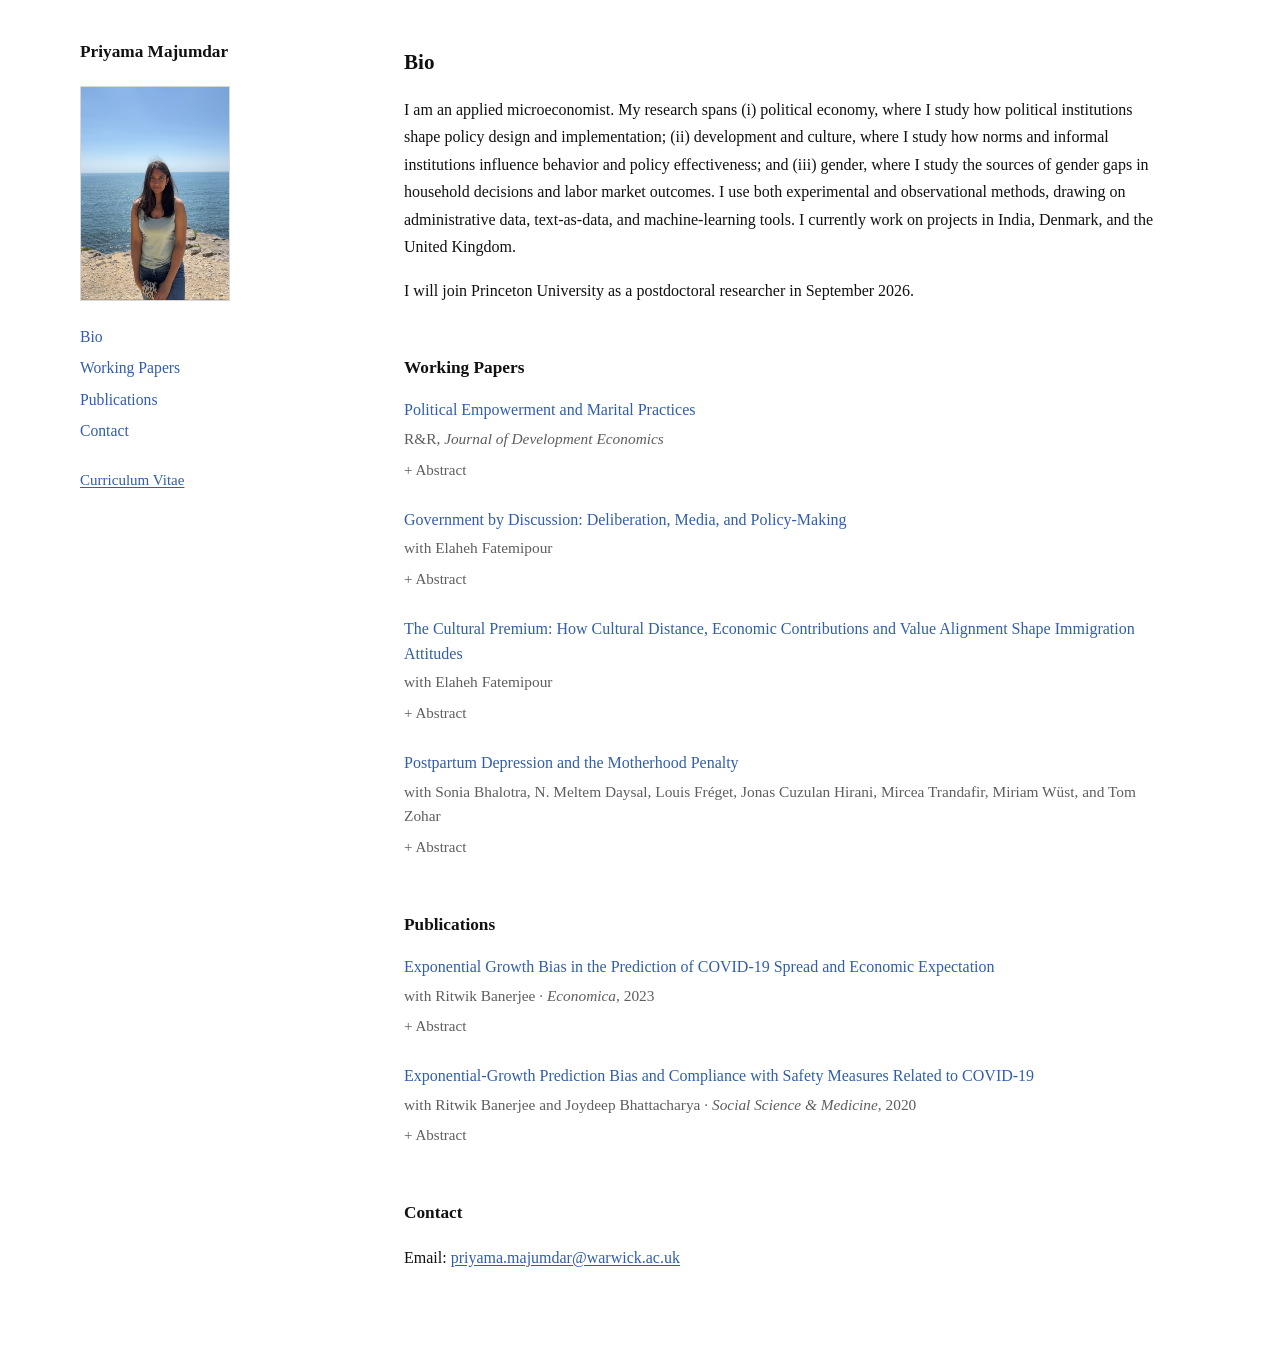
<file: index.html>
<!DOCTYPE html>
<html lang="en">
<head>
  <meta charset="UTF-8" />
  <meta name="viewport" content="width=device-width, initial-scale=1.0" />
  <title>Priyama Majumdar</title>
  <link rel="stylesheet" href="style.css" />
</head>
<body>
  <div class="page-shell">
    <aside class="sidebar">
      <div class="sidebar-inner">
        <div class="site-name">Priyama Majumdar</div>

        <img src="profile.JPG" alt="Priyama Majumdar" class="profile-photo" />

        <nav class="sidebar-nav" aria-label="Section navigation">
          <a href="#bio">Bio</a>
          <a href="#working-papers">Working Papers</a>
          <a href="#publications">Publications</a>
          <a href="#contact">Contact</a>
        </nav>

        <div class="sidebar-contact">
          <p>
            <a
              href="https://www.dropbox.com/scl/fi/6mhndwe2h00qac5xtjrt0/Priyama_CV_Latest.pdf?dl=0&rlkey=czpcbrg3jbp7umn40eln0xanf"
              target="_blank"
              rel="noopener noreferrer"
            >
              Curriculum Vitae
            </a>
          </p>
        </div>
      </div>
    </aside>

    <main class="content">
      <section id="bio" class="content-section">
        <h1>Bio</h1>

          <p> I am an applied microeconomist. My research spans (i) political economy, where I study how political institutions shape policy design and implementation; 
            (ii) development and culture, where I study how norms and informal institutions influence behavior and policy effectiveness; and 
            (iii) gender, where I study the sources of gender gaps in household decisions and labor market outcomes. 
            I use both experimental and observational methods, drawing on administrative data, text-as-data, and machine-learning tools. 
            I currently work on projects in India, Denmark, and the United Kingdom. </p>
        
        <p>
          I will join Princeton University as a postdoctoral researcher in September 2026.
        </p>


      </section>



      <section id="working-papers" class="content-section">
        <h2>Working Papers</h2>

        <div class="research-entry">
  <p class="research-title">
    <a
      href="https://www.dropbox.com/scl/fi/0xxxodyl0gohrllitan6h/Dowry_and_Political_Leadership.pdf?dl=0&rlkey=zk5eb30em3h0xbe2v3j8n5hxd"
      target="_blank"
      rel="noopener noreferrer"
    >
      Political Empowerment and Marital Practices
    </a>
  </p>

  <p class="research-meta">R&amp;R, <em>Journal of Development Economics</em></p>

  <details class="research-abstract">
    <summary>Abstract</summary>
    <p>
        This paper examines whether expanding women’s political representation affects marital practices
              in rural India. Exploiting the reservation of village council leadership positions for women under
              India’s 1992 constitutional amendment, I show that exposure to female leaders delays marriage by
              improving women’s economic opportunities, but also increases dowry payments. The increase in dowry
              is concentrated in more patriarchal settings, where the social costs of delayed marriage are higher.
              The results suggest that political empowerment can shift marital behavior, but that its effects are
              constrained—and partly offset—by entrenched social norms. </p>
  </details>
</div>

<div class="research-entry">
  <p class="research-title">
    <a
      href="https://www.dropbox.com/scl/fi/803fumqpmqj4j134j91n3/Government-by-Discussion.pdf?dl=0&rlkey=k6c8n99eipu1pgesh965uweqg"
      target="_blank"
      rel="noopener noreferrer"
    >
      Government by Discussion: Deliberation, Media, and Policy-Making
    </a>
  </p>

  <p class="research-meta">with Elaheh Fatemipour</p>

  <details class="research-abstract">
    <summary>Abstract</summary>
    <p>
      This paper studies whether parliamentary deliberation affects policy-making, and whether its effects
              depend on public exposure. Using quasi-random variation from the computerized ballot that determines
              which policies are discussed during Question Hour in the Indian Parliament, we show that debated
              issues are more likely to appear in subsequent bills and that related bills progress faster through
              the legislative process. These effects are substantially stronger when debate receives media coverage.
              Reductions in news attention cut the policy impact of debate by roughly half, implying that public
              exposure is an important mechanism through which deliberation shapes policy.
    </p>
  </details>
</div>

<div class="research-entry">
  <p class="research-title">
    <a
      href="https://www.dropbox.com/scl/fi/31obgis84ilp7j42esmf0/Immigration_Elaheh_Priyama.pdf?dl=0&rlkey=674ygildlw9225mjwsfcqj84v"
      target="_blank"
      rel="noopener noreferrer"
    >
      The Cultural Premium: How Cultural Distance, Economic Contributions and Value Alignment Shape Immigration Attitudes
    </a>
  </p>

  <p class="research-meta">with Elaheh Fatemipour</p>

  <details class="research-abstract">
    <summary>Abstract</summary>
    <p>
      This paper quantifies a cultural premium in immigration attitudes: the additional income a culturally
              distant immigrant must earn to be equally preferred to a culturally close immigrant for
              remaining in the host country. Using a representative survey experiment in the United Kingdom, we
              estimate that this premium exceeds £20,000 when the immigrant’s personal values are unobserved, but
              falls by 73% when respondents learn that his values align with UK norms. Information on value alignment
              also reduces concerns about cultural erosion by 35%. The findings indicate that opposition to culturally
              distant immigrants reflects, to a large extent, beliefs about their underlying values rather than origin
              per se.   </p>
  </details>
</div>

<div class="research-entry">
  <p class="research-title">
    <a
      href="https://www.dropbox.com/scl/fi/798tjt3nt977yh8pphc39/CP_and_mental_health.pdf?dl=0&rlkey=nqs4angdssjtipb246vvfz5w7"
      target="_blank"
      rel="noopener noreferrer"
    >
      Postpartum Depression and the Motherhood Penalty
    </a>
  </p>

  <p class="research-meta">
    with Sonia Bhalotra, N. Meltem Daysal, Louis Fréget, Jonas Cuzulan Hirani,
    Mircea Trandafir, Miriam Wüst, and Tom Zohar
  </p>

  <details class="research-abstract">
    <summary>Abstract</summary>
    <p>
      This paper studies how postpartum depression affects mothers’ labor-market trajectories after childbirth.
              Using Danish administrative records linked to validated postpartum depression screenings, we show that
              depressed and non-depressed mothers follow similar pre-birth employment trends but diverge sharply after
              birth, generating persistent employment gaps. These effects are larger for less educated mothers and for
              women in less family-friendly jobs. The results identify postpartum depression as an important and unequal
              contributor to the motherhood penalty.
    </p>
  </details>
</div>
        
      </section>

      <section id="publications" class="content-section">
        <h2>Publications</h2>

<div class="research-entry">
  <p class="research-title">
    <a
      href="https://www.dropbox.com/scl/fi/pace9iim0ct2tg0k1l247/Economica-2023-Banerjee-Exponential-growth-bias-in-the-prediction-of-COVID-19-spread-and-economic-expectation.pdf?dl=0&rlkey=1a7n58qrs4cdfzuj8knm0glz3"
      target="_blank"
      rel="noopener noreferrer"
    >
      Exponential Growth Bias in the Prediction of COVID-19 Spread and Economic Expectation
    </a>
  </p>

  <p class="research-meta">with Ritwik Banerjee · <em>Economica</em>, 2023</p>

  <details class="research-abstract">
    <summary>Abstract</summary>
    <p>
      This paper studies exponential growth bias in beliefs about COVID-19 transmission and examines how
              reducing this bias affects economic expectations and risky investment. Using four experimental
              interventions, we show that simple feedback and forecast information substantially reduce
              misperceptions about epidemic growth. Correcting the bias also dampens expectations of macroeconomic
              deterioration and reduces risky investment. The results highlight how errors in processing non-linear
              growth can shape economic beliefs and choice under uncertainty.
    </p>
  </details>
</div>
        

<div class="research-entry">
  <p class="research-title">
    <a
      href="https://www.dropbox.com/scl/fi/hgo881aeyaxkjjzi20pfu/1-s2.0-S0277953620306924-main.pdf?dl=0&rlkey=awq8muq99tggj0ts6pa593x0x"
      target="_blank"
      rel="noopener noreferrer"
    >
      Exponential-Growth Prediction Bias and Compliance with Safety Measures Related to COVID-19
    </a>
  </p>

  <p class="research-meta">
    with Ritwik Banerjee and Joydeep Bhattacharya ·
    <em>Social Science &amp; Medicine</em>, 2020
  </p>

  <details class="research-abstract">
    <summary>Abstract</summary>
    <p>
      This paper studies exponential-growth prediction bias in beliefs about COVID-19 transmission and its
              implications for compliance with protective behavior. Using an incentivized online experiment spanning
              countries at different stages of the pandemic, we show that respondents systematically underestimate
              infection growth, and that larger bias is associated with lower compliance with safety measures. A
              simple information intervention that presents prior case counts in raw numbers rather than graphs
              significantly reduces the bias. The findings suggest that how epidemic information is presented can
              improve risk perception and public-health behavior.
    </p>
  </details>
</div>
        
      </section>


            <section id="contact" class="content-section">
        <h2>Contact</h2>

        <p>
          Email:
          <a href="mailto:priyama.majumdar@warwick.ac.uk">
            priyama.majumdar@warwick.ac.uk
          </a>
        </p>
      </section>
      
    </main>
  </div>
</body>
</html>
</file>
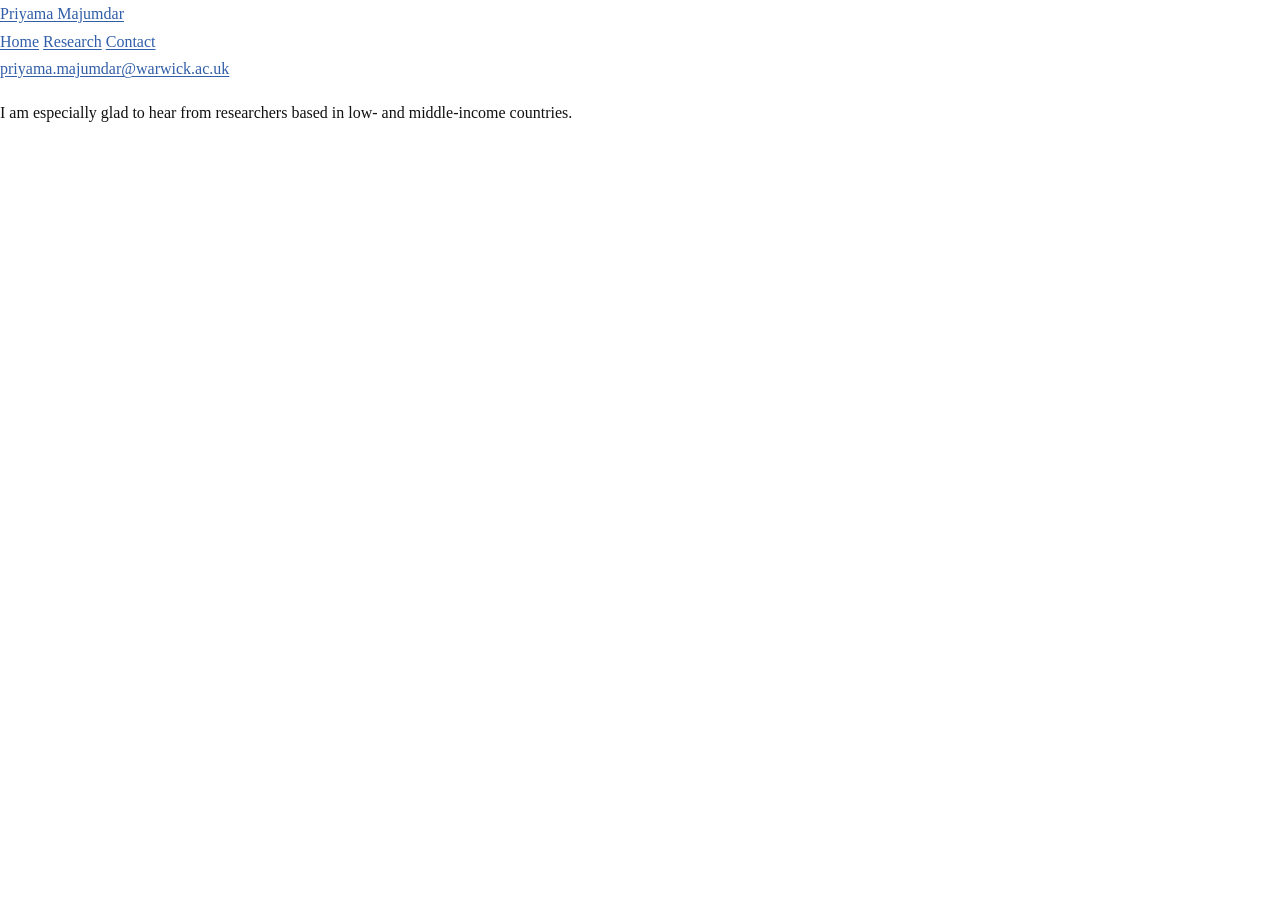
<file: contact.html>
<!DOCTYPE html>
<html lang="en">
<head>
  <meta charset="UTF-8" />
  <meta name="viewport" content="width=device-width, initial-scale=1.0" />
  <title>Contact | Priyama Majumdar</title>
  <link rel="stylesheet" href="style.css" />
</head>
<body>
  <header class="site-header">
    <div class="wrap header-inner">
      <a class="brand" href="index.html">Priyama Majumdar</a>
      <nav class="site-nav">
        <a href="index.html">Home</a>
        <a href="research.html">Research</a>
        <a class="active" href="contact.html">Contact</a>
      </nav>
    </div>
  </header>

  <main class="wrap narrow simple-page">
    <section class="contact-card">
      <p class="contact-email">
        <a href="mailto:priyama.majumdar@warwick.ac.uk">priyama.majumdar@warwick.ac.uk</a>
      </p>

      <p class="contact-note">
        I am especially glad to hear from researchers based in low- and middle-income countries.
      </p>
    </section>
  </main>
</body>
</html>
</file>
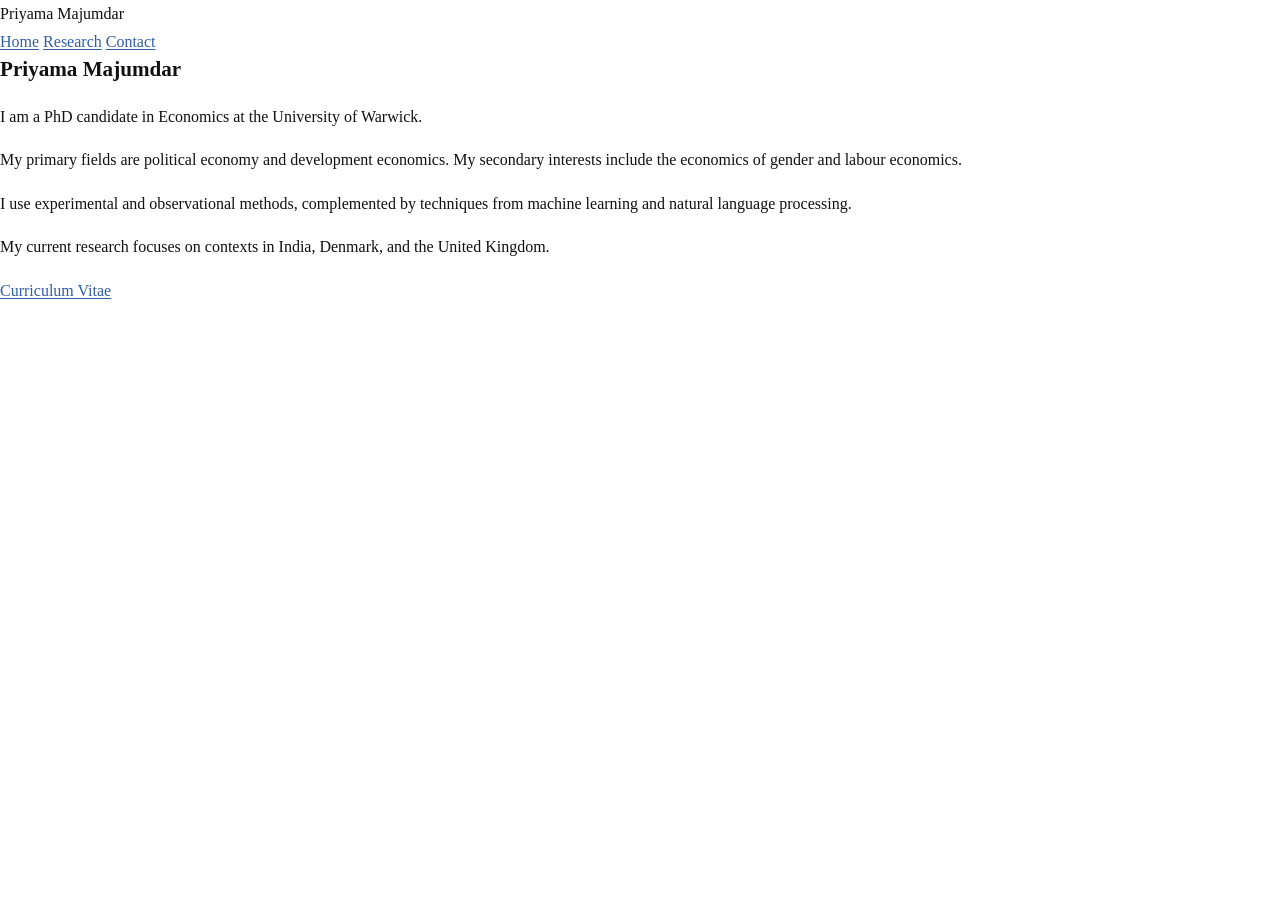
<file: home.html>
<!DOCTYPE html>
<html lang="en">
<head>
  <meta charset="UTF-8" />
  <meta name="viewport" content="width=device-width, initial-scale=1.0" />
  <title>Priyama Majumdar</title>
  <link rel="stylesheet" href="style.css" />
</head>
<body>
  <header class="site-header">
    <div class="container nav-wrap">
      <div class="site-title">Priyama Majumdar</div>
      <nav>
        <a href="index.html" class="active">Home</a>
        <a href="research.html">Research</a>
        <a href="contact.html">Contact</a>
      </nav>
    </div>
  </header>

  <main class="container hero">
    <div class="hero-text">
      <h1>Priyama Majumdar</h1>

      <p>I am a PhD candidate in Economics at the University of Warwick.</p>

      <p>
        My primary fields are political economy and development economics.
        My secondary interests include the economics of gender and labour economics.
      </p>

      <p>
        I use experimental and observational methods, complemented by techniques
        from machine learning and natural language processing.
      </p>

      <p>
        My current research focuses on contexts in India, Denmark, and the United Kingdom.
      </p>

      <p class="button-row">
        <a class="button" href="https://www.dropbox.com/scl/fi/ujc1c8idtsf51lylyj329/Priyama-CV.pdf?rlkey=0remazrw3pn6lo3phczwjjwaw&dl=0">Curriculum Vitae</a>
      </p>
    </div>
  </main>
</body>
</html>
</file>
<file: style.css>
:root {
  --bg: #ffffff;
  --text: #111111;
  --muted: #5e5e5e;
  --line: #d7d7d7;
  --link: #315ea8;
  --sidebar-width: 260px;
  --photo-width: 150px;
  --content-width: 760px;
}

*,
*::before,
*::after {
  box-sizing: border-box;
}

html {
  scroll-behavior: smooth;
  font-size: 16px;
}

body {
  margin: 0;
  background: var(--bg);
  color: var(--text);
  font-family: Georgia, "Times New Roman", Times, serif;
  line-height: 1.72;
  -webkit-font-smoothing: antialiased;
}

img {
  display: block;
  max-width: 100%;
}

/* Global links */
a,
a:visited {
  color: var(--link);
  text-decoration: underline;
  text-underline-offset: 2px;
}

a:hover,
a:focus {
  color: var(--link);
}

/* Layout */
.page-shell {
  width: min(1120px, calc(100% - 64px));
  margin: 0 auto;
  display: grid;
  grid-template-columns: var(--sidebar-width) minmax(0, 1fr);
  gap: 64px;
  padding: 40px 0 64px;
}

.sidebar {
  position: relative;
}

.sidebar-inner {
  position: sticky;
  top: 36px;
}

.site-name {
  margin: 0 0 22px;
  font-size: 1.08rem;
  font-weight: 600;
  line-height: 1.4;
  color: var(--text);
}

.profile-photo {
  width: var(--photo-width);
  margin-bottom: 24px;
  border: 1px solid var(--line);
}

.content {
  max-width: var(--content-width);
}

/* Sidebar navigation */
.sidebar-nav {
  display: flex;
  flex-direction: column;
  gap: 8px;
  margin-bottom: 26px;
}

.sidebar-nav a,
.sidebar-nav a:visited {
  color: var(--link);
  text-decoration: none;
  font-size: 0.98rem;
  line-height: 1.5;
}

.sidebar-nav a:hover,
.sidebar-nav a:focus {
  color: var(--link);
  text-decoration: underline;
  text-underline-offset: 2px;
}

.sidebar-contact p {
  margin: 0 0 8px;
  font-size: 0.94rem;
  line-height: 1.5;
}

/* Sections */
.content-section {
  padding-top: 8px;
  scroll-margin-top: 24px;
}

.content-section + .content-section {
  margin-top: 44px;
}

h1,
h2 {
  margin: 0 0 18px;
  font-weight: 600;
  line-height: 1.4;
  color: var(--text);
}

h1 {
  font-size: 1.32rem;
}

h2 {
  font-size: 1.08rem;
}

p {
  margin: 0 0 16px;
  font-size: 1rem;
}

/* Research entries */
.research-entry {
  margin: 0 0 24px;
}

.research-title {
  margin: 0 0 4px;
  font-size: 1rem;
  line-height: 1.55;
}

.research-title a,
.research-title a:visited {
  color: var(--link);
  text-decoration: none;
}

.research-title a:hover,
.research-title a:focus {
  color: var(--link);
  text-decoration: underline;
  text-underline-offset: 2px;
}

.research-meta {
  margin: 0;
  color: var(--muted);
  font-size: 0.96rem;
  line-height: 1.6;
}

/* Abstract toggle */
.research-abstract {
  margin-top: 6px;
}

.research-abstract summary {
  cursor: pointer;
  list-style: none;
  color: var(--muted);
  font-size: 0.94rem;
}

.research-abstract summary::-webkit-details-marker {
  display: none;
}

.research-abstract summary::before {
  content: "+ ";
}

.research-abstract[open] summary::before {
  content: "− ";
}

.research-abstract p {
  margin: 8px 0 0;
  max-width: 680px;
  color: var(--muted);
  font-size: 0.94rem;
  line-height: 1.65;
}

/* Responsive */
@media (max-width: 900px) {
  :root {
    --photo-width: 135px;
  }

  .page-shell {
    width: min(1120px, calc(100% - 40px));
    grid-template-columns: 220px minmax(0, 1fr);
    gap: 40px;
  }
}

@media (max-width: 720px) {
  .page-shell {
    width: min(1120px, calc(100% - 28px));
    grid-template-columns: 1fr;
    gap: 28px;
    padding: 28px 0 44px;
  }

  .sidebar-inner {
    position: static;
  }

  .profile-photo {
    margin-bottom: 18px;
  }

  .sidebar-nav {
    flex-direction: row;
    flex-wrap: wrap;
    gap: 14px;
    margin-bottom: 18px;
  }

  .content-section + .content-section {
    margin-top: 34px;
  }
}
</file>
